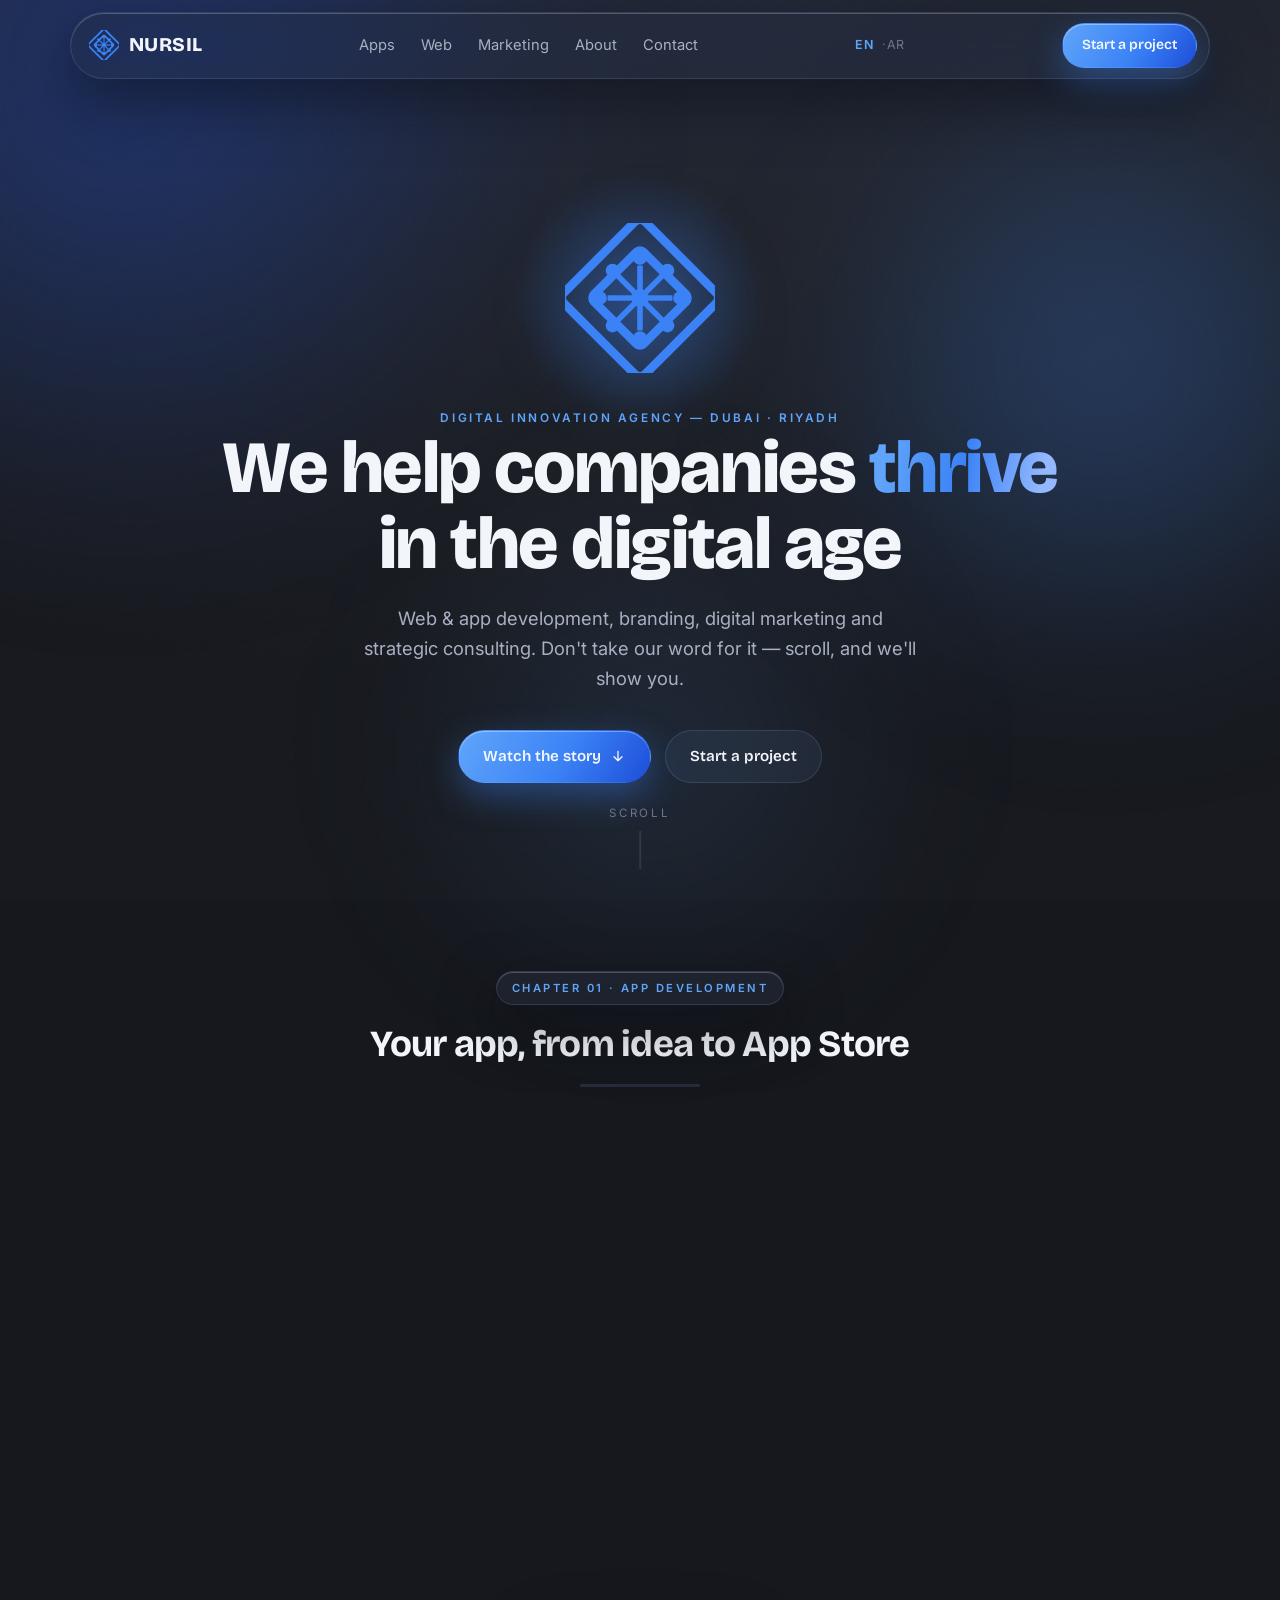
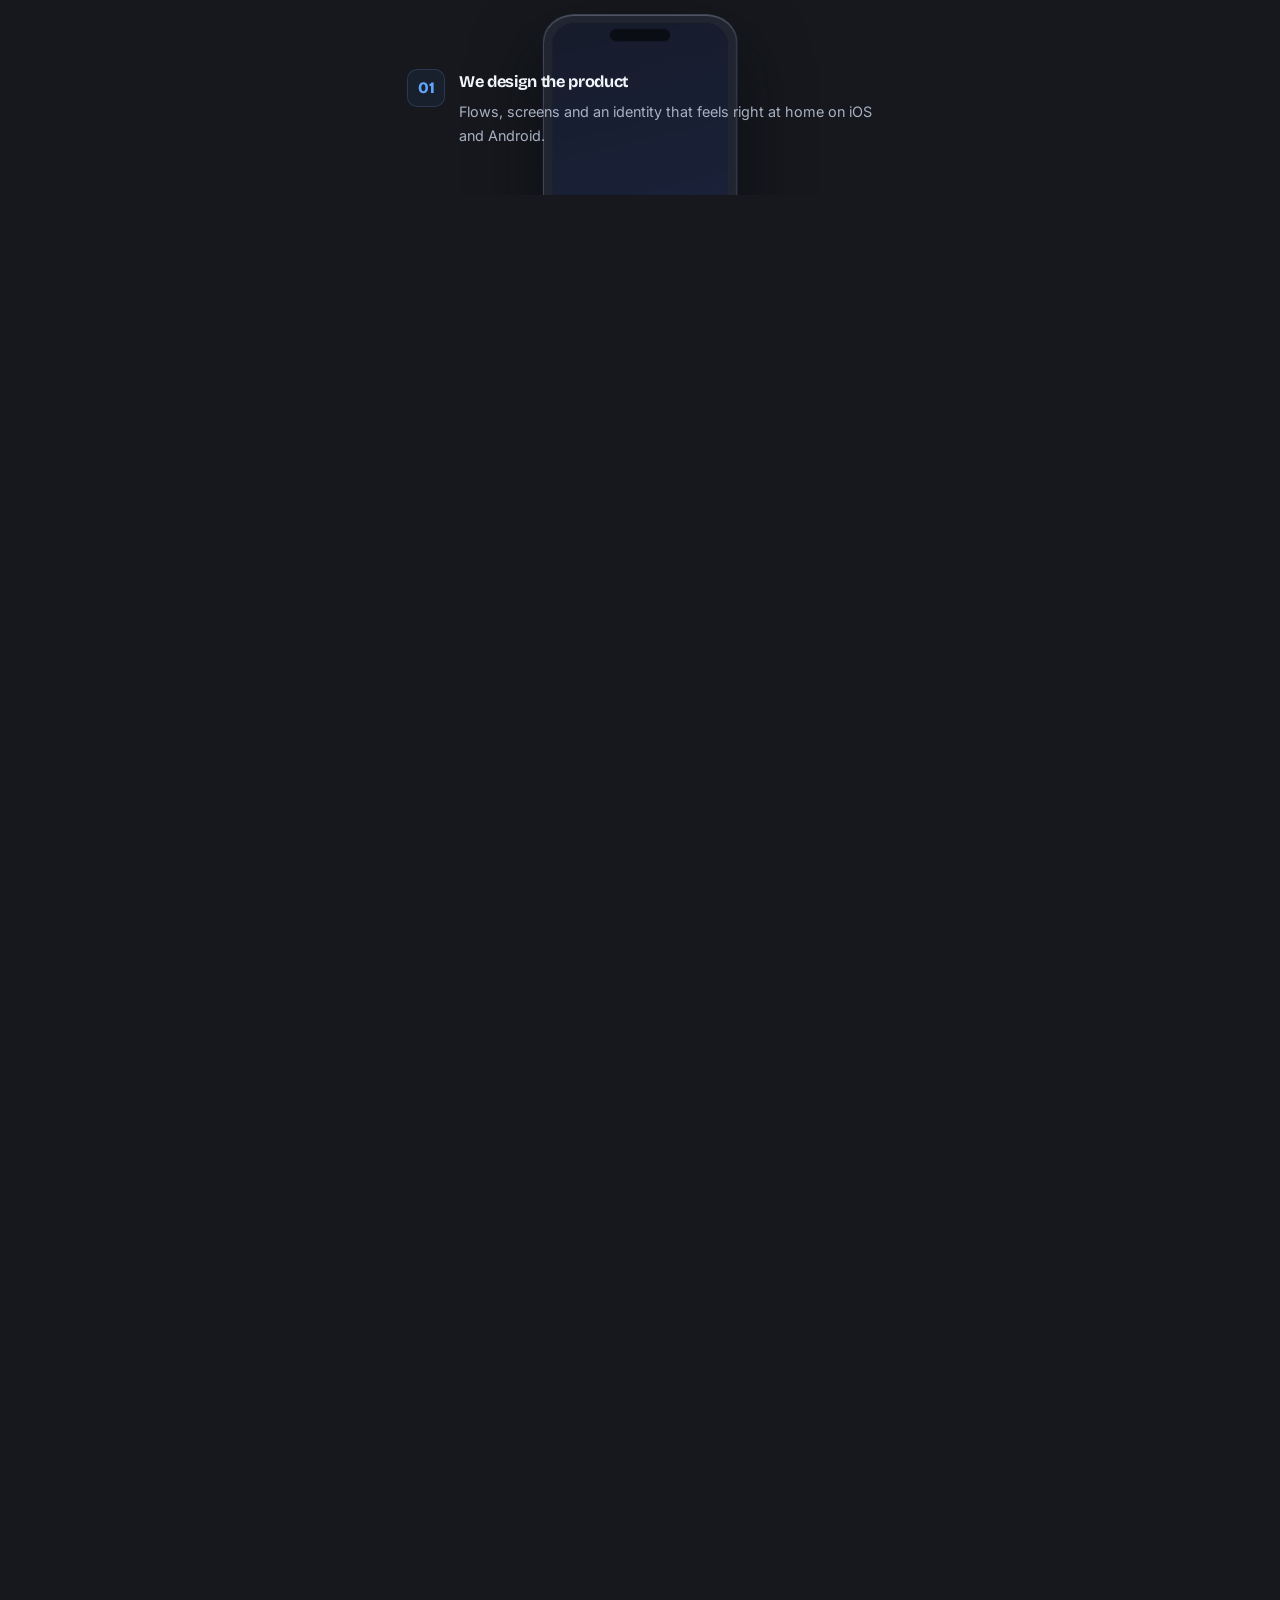
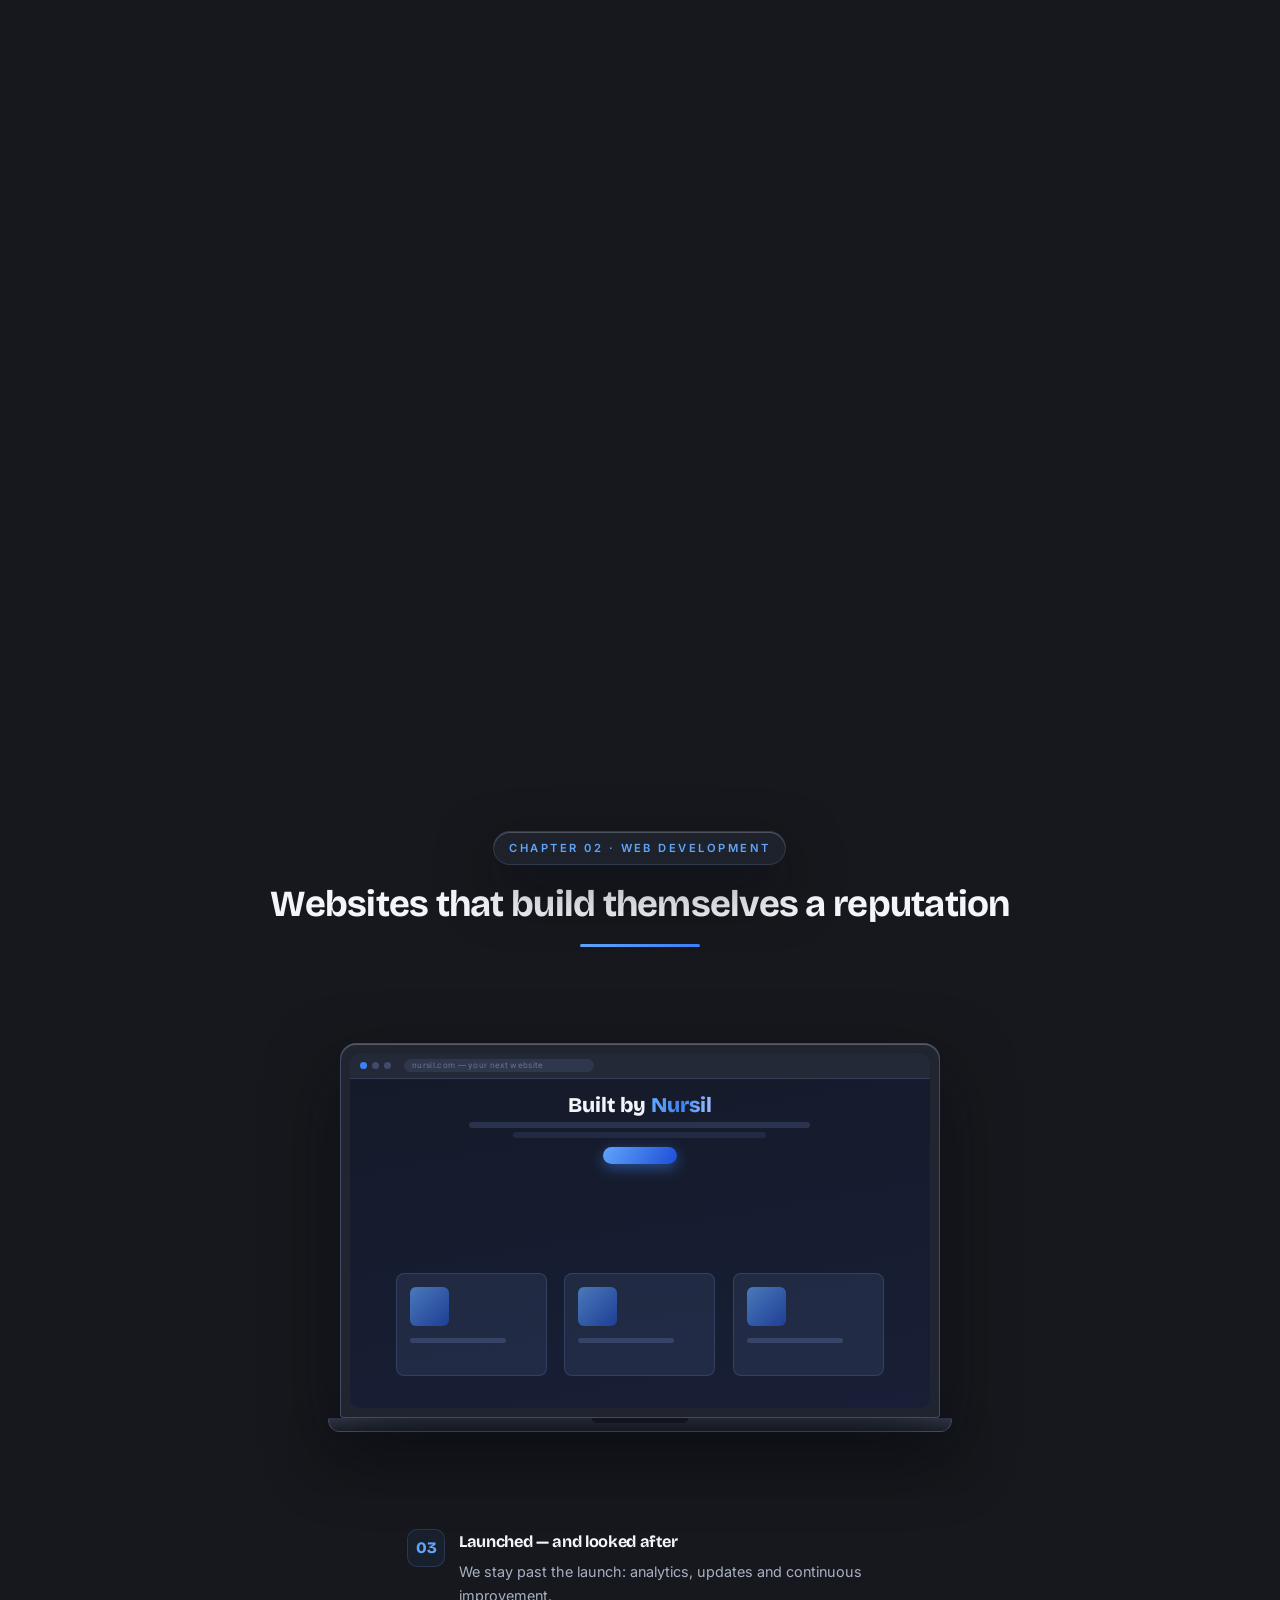
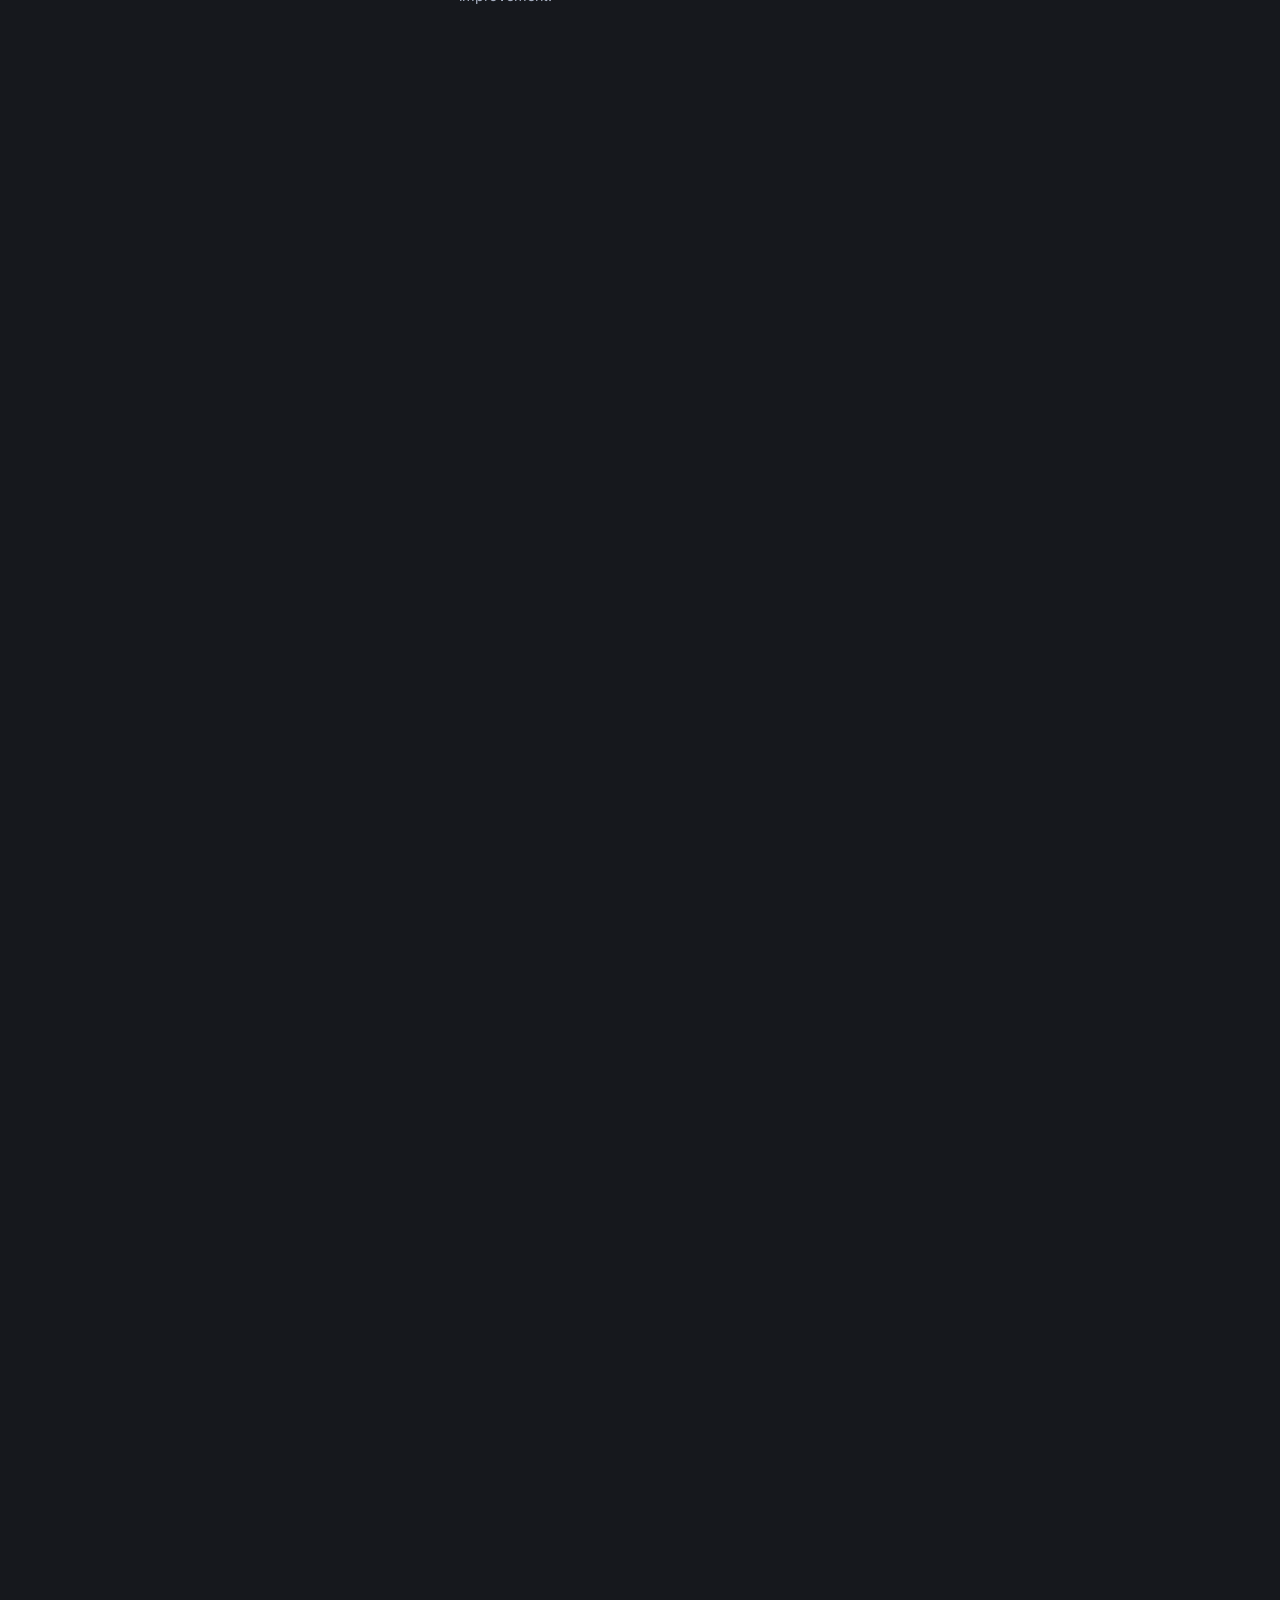
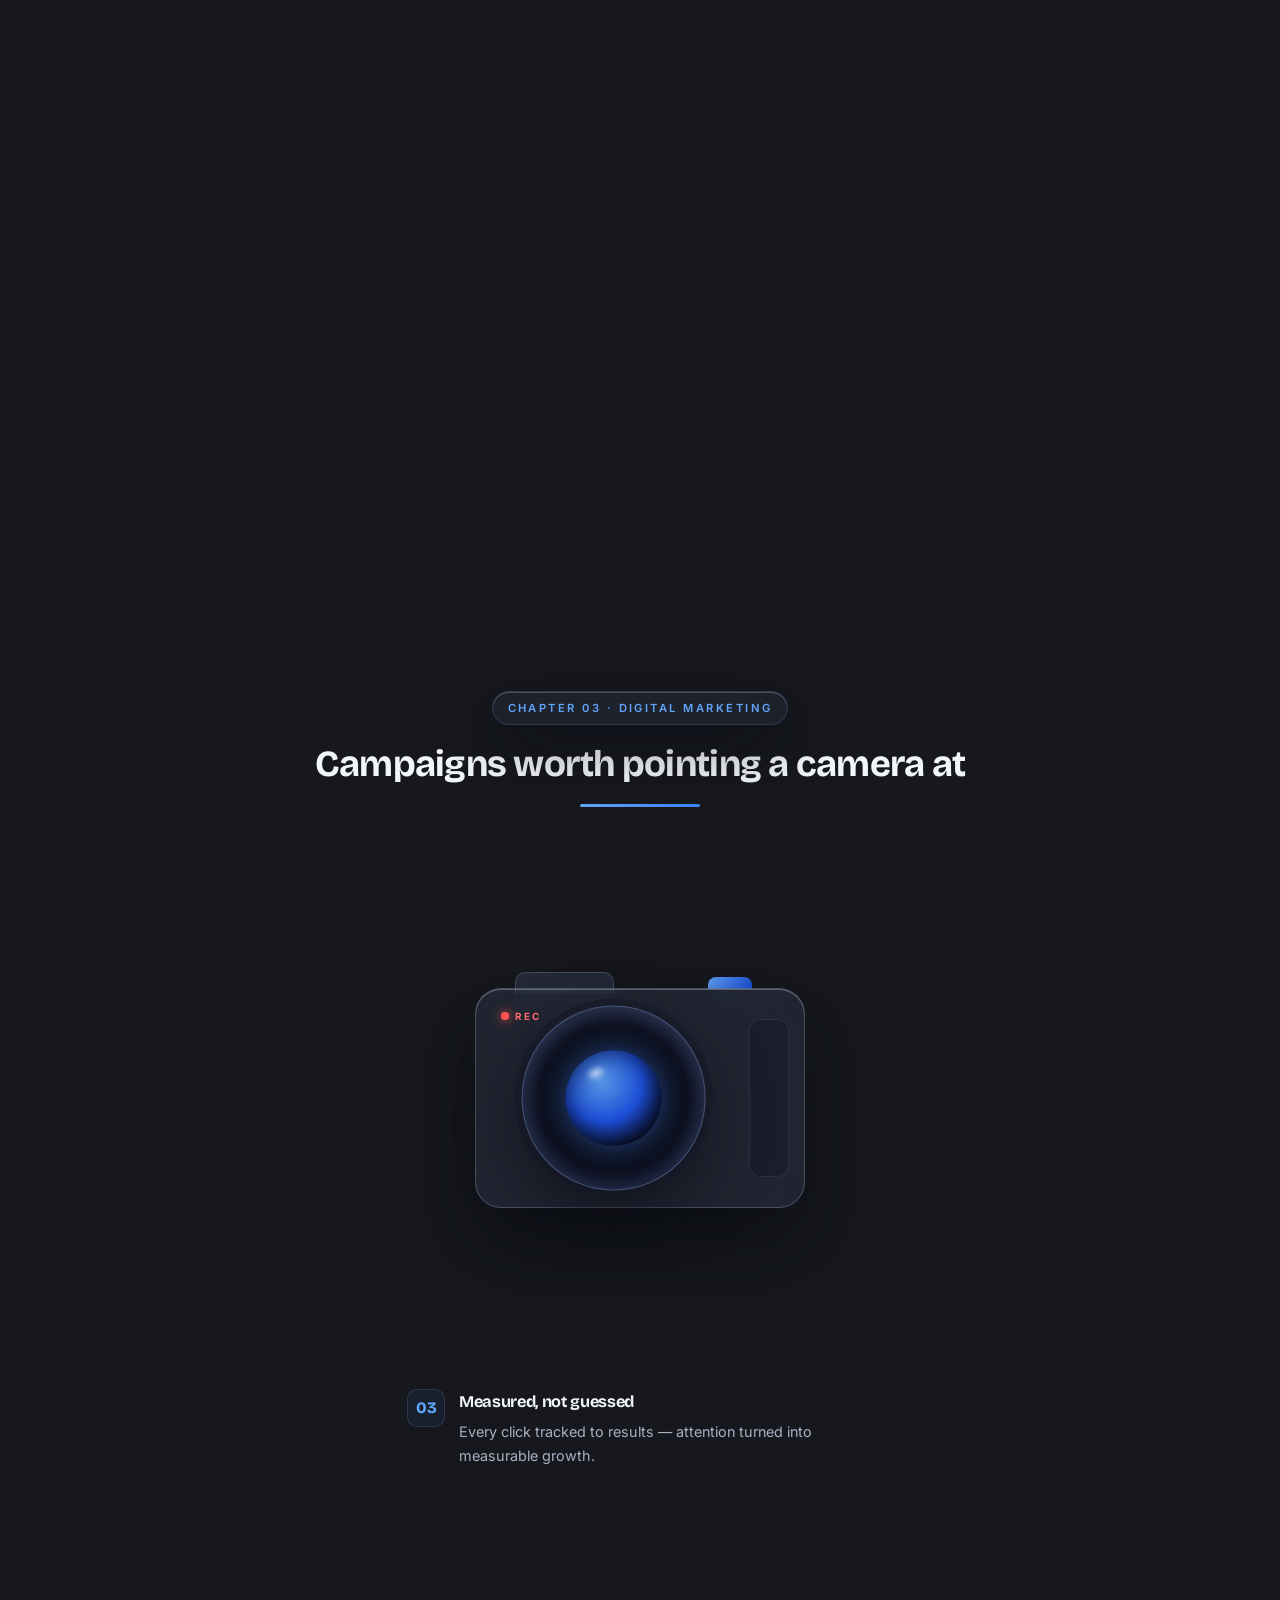
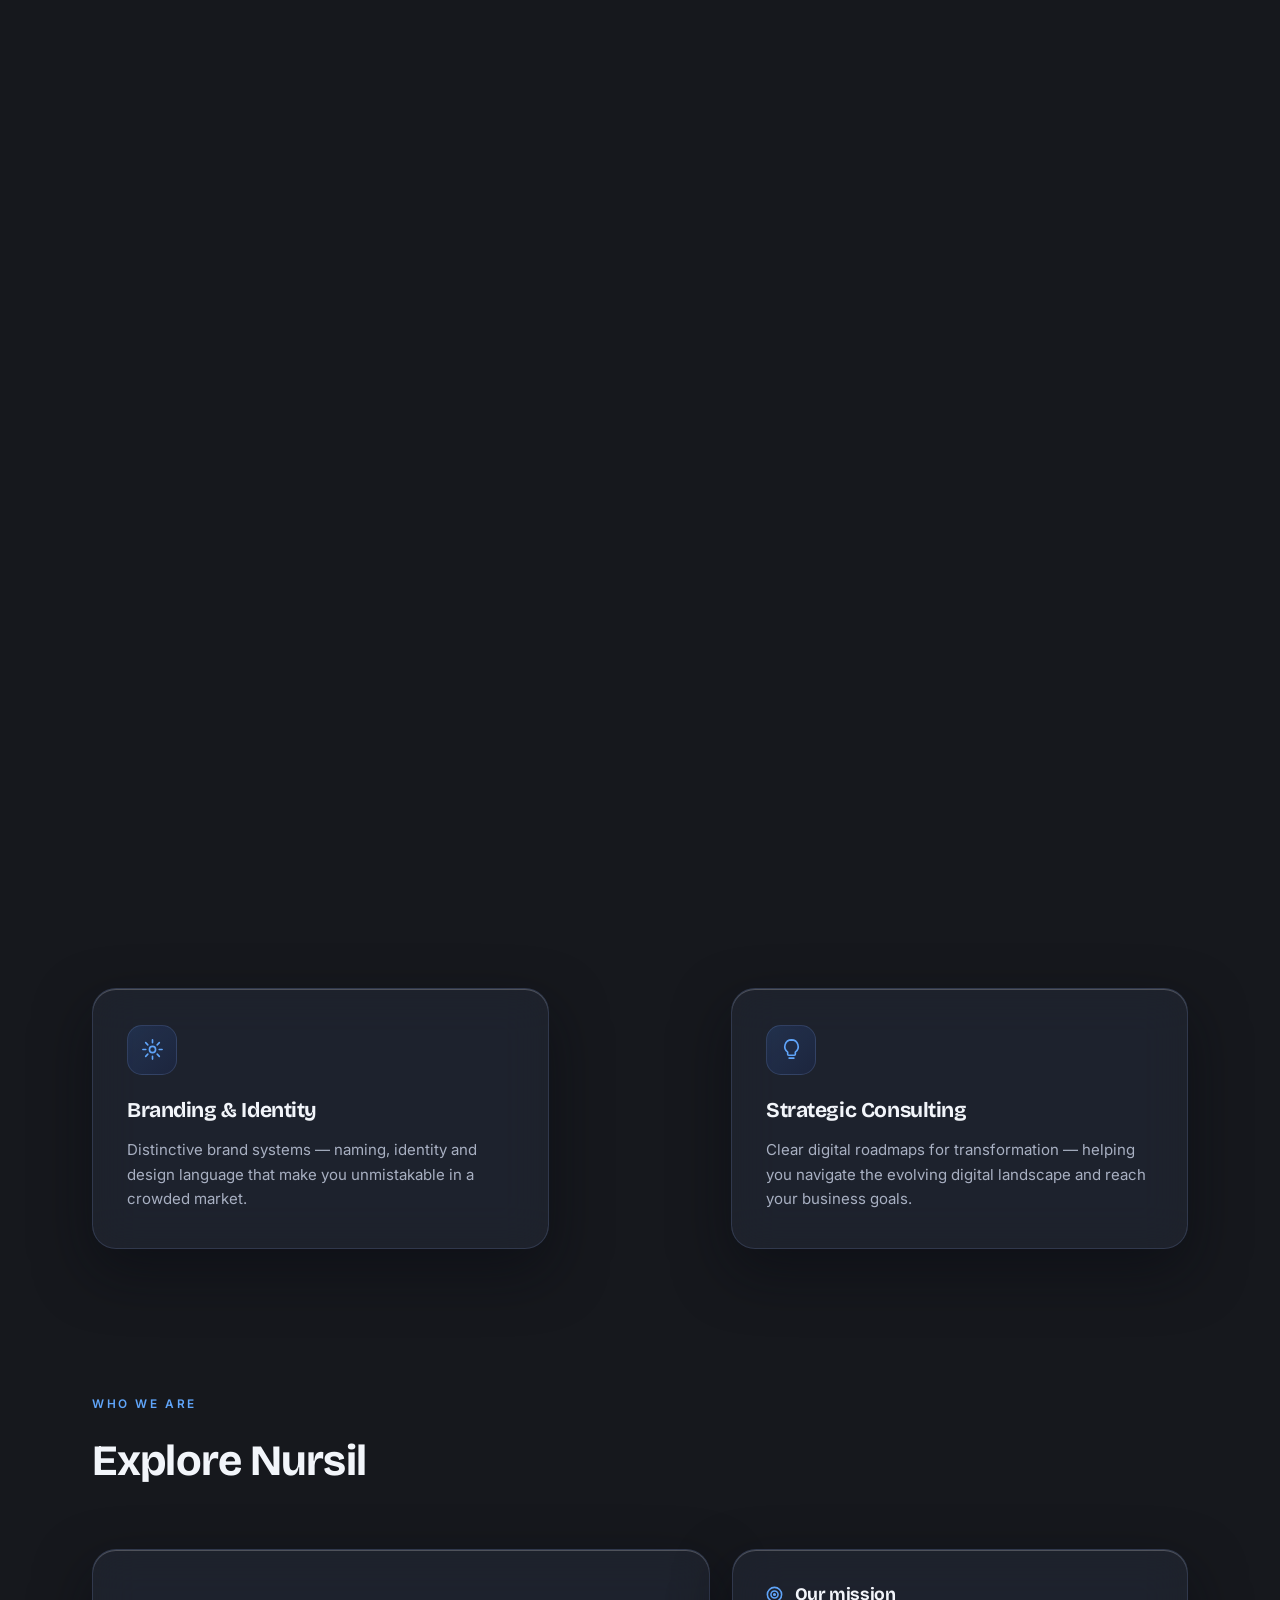
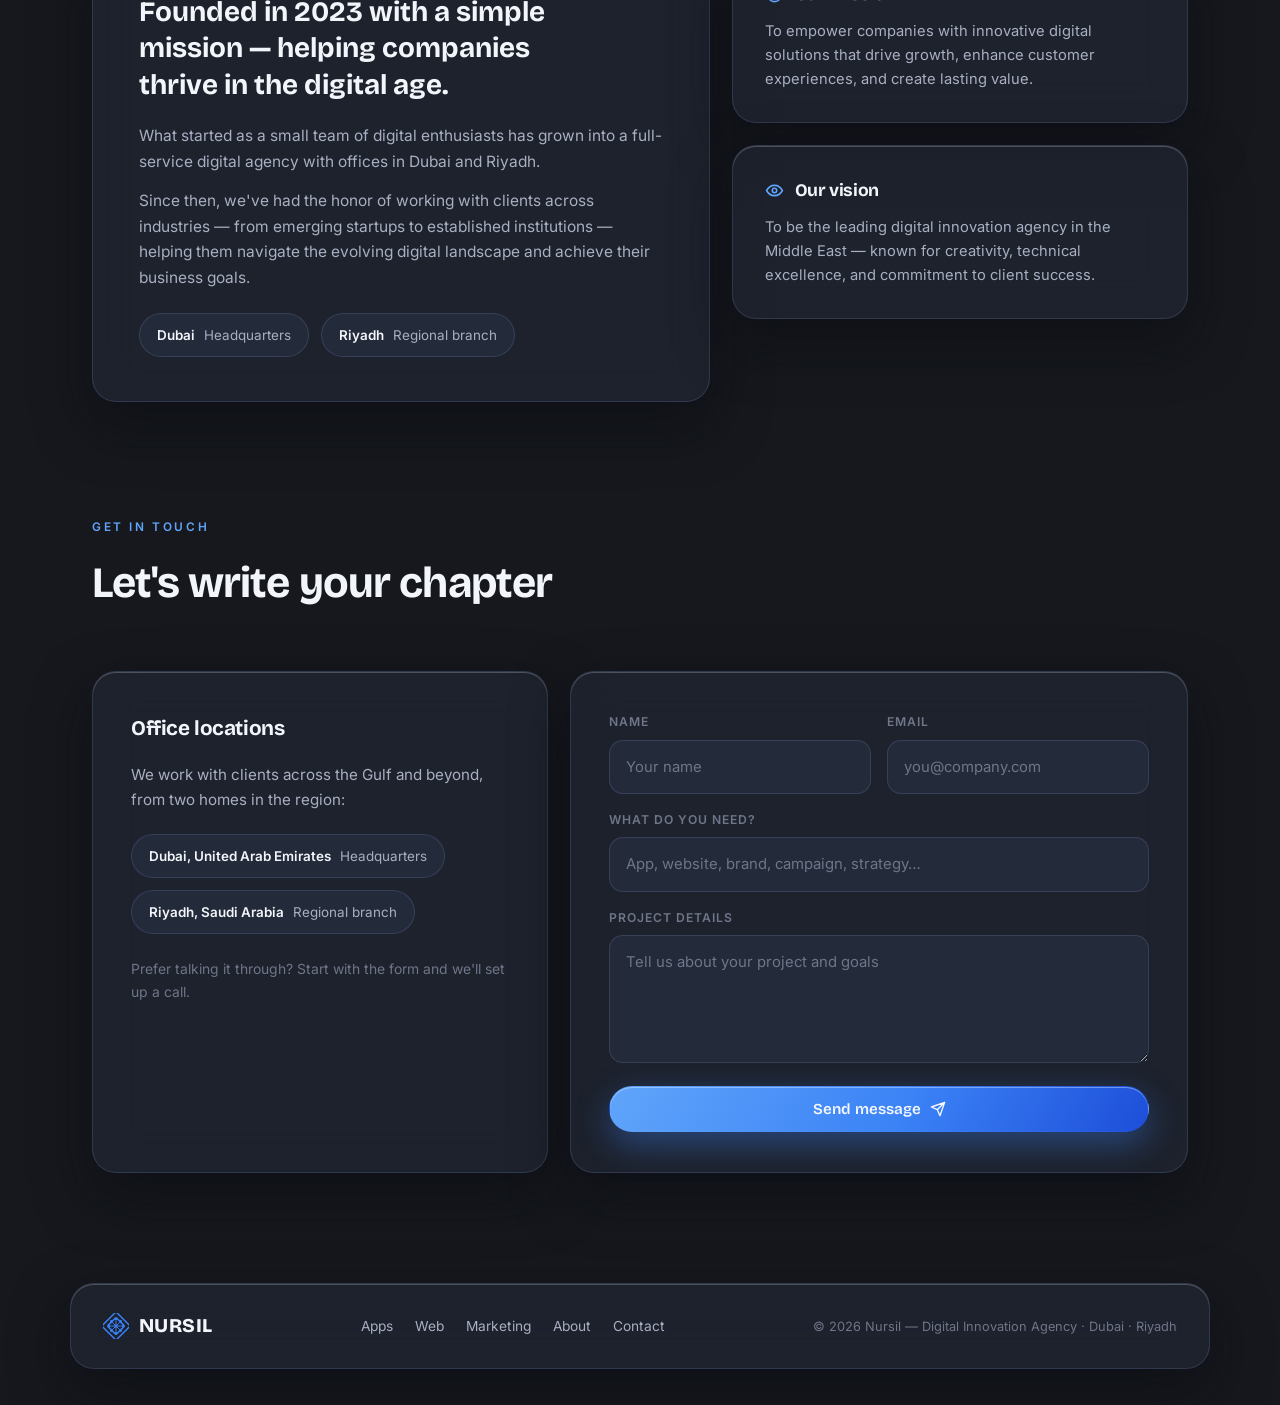
<file: index.html>
<!DOCTYPE html>
<html lang="en">
<head>
<meta charset="UTF-8">
<meta name="viewport" content="width=device-width, initial-scale=1.0">
<title>Nursil | Digital Innovation Agency — Dubai · Riyadh</title>
<meta name="description" content="Nursil is a full-service digital innovation agency in Dubai & Riyadh. Scroll through our story: apps, web, marketing, branding and strategy.">
<link rel="preconnect" href="https://fonts.googleapis.com">
<link rel="preconnect" href="https://fonts.gstatic.com" crossorigin>
<link href="https://fonts.googleapis.com/css2?family=Bricolage+Grotesque:opsz,wght@12..96,400..800&family=Inter:wght@400..600&display=swap" rel="stylesheet">
<style>
/* ==========================================================================
   Nursil — scroll-story site in the real brand palette
   Charcoal ground · electric azure + royal navy · frosted glass ·
   pinned scenes: phone / laptop / camera acted out by scroll progress
   ========================================================================== */

:root{
  /* Real nursil.com palette: charcoal surfaces, azure brand blue, royal navy */
  --bg-0:#16181d;
  --bg-1:#1f2229;
  --card:#262a33;
  --blue:#3b82f6;
  --blue-hi:#60a5fa;
  --navy:#1d4ed8;
  --navy-deep:#122a80;
  --ink:#f2f5fa;
  --ink-mid:#a8b0c2;
  --ink-low:#6f7689;

  --glass:rgba(38,44,58,.5);
  --glass-hi:rgba(48,56,74,.6);
  --edge:rgba(148,178,255,.16);
  --glint:rgba(255,255,255,.22);

  --r-lg:24px;
  --r-md:17px;
  --ease:cubic-bezier(.22,1,.36,1);
  --wrap:1140px;
}

*{box-sizing:border-box}
html{scroll-behavior:smooth}
body{
  margin:0;
  font-family:'Inter',system-ui,sans-serif;
  background:var(--bg-0);
  color:var(--ink);
  line-height:1.65;
  overflow-x:clip; /* clip, not hidden — hidden breaks position:sticky */
}
h1,h2,h3{font-family:'Bricolage Grotesque','Inter',sans-serif;letter-spacing:-.02em}
a{color:inherit;text-decoration:none}
ul{margin:0;padding:0;list-style:none}
p{color:var(--ink-mid)}
section[id]{scroll-margin-top:86px}

/* ---------------- Ground: charcoal + blue aurora ---------------- */
.sky{position:fixed;inset:0;z-index:-3;background:
  radial-gradient(130% 90% at 50% -12%,#232a3d 0%,var(--bg-1) 48%,var(--bg-0) 100%)}
.blob{position:fixed;z-index:-2;border-radius:50%;filter:blur(85px);
  will-change:transform;pointer-events:none;transform:translateZ(0)}
.blob-royal{width:64vw;height:64vw;max-width:900px;max-height:900px;top:-26%;left:-16%;
  background:radial-gradient(circle at 40% 40%,rgba(29,78,216,.4),rgba(29,78,216,0) 65%)}
.blob-azure{width:50vw;height:50vw;max-width:720px;max-height:720px;top:12%;right:-14%;
  background:radial-gradient(circle at 45% 40%,rgba(59,130,246,.32),rgba(59,130,246,0) 65%)}
.blob-ice{width:42vw;height:42vw;max-width:600px;max-height:600px;bottom:-16%;left:30%;
  background:radial-gradient(circle at 50% 45%,rgba(96,165,250,.16),rgba(96,165,250,0) 65%)}
@keyframes breathe{
  0%,100%{transform:translate3d(0,0,0) scale(1)}
  50%{transform:translate3d(3vw,3vh,0) scale(1.1)}
}
.blob{animation:breathe 26s ease-in-out infinite}
.blob-azure{animation-duration:32s;animation-delay:-11s}
.blob-ice{animation-duration:22s;animation-delay:-6s}
.grain{position:fixed;inset:0;z-index:-1;pointer-events:none;opacity:.05;
  background-image:url("data:image/svg+xml,%3Csvg xmlns='http://www.w3.org/2000/svg' width='140' height='140'%3E%3Cfilter id='n'%3E%3CfeTurbulence type='fractalNoise' baseFrequency='.8' numOctaves='2'/%3E%3C/filter%3E%3Crect width='140' height='140' filter='url(%23n)' opacity='.6'/%3E%3C/svg%3E")}

/* ---------------- Glass ---------------- */
.glass{
  position:relative;
  background:var(--glass);
  border:1px solid var(--edge);
  border-radius:var(--r-lg);
  backdrop-filter:blur(22px) saturate(150%);
  -webkit-backdrop-filter:blur(22px) saturate(150%);
  box-shadow:0 22px 55px rgba(8,10,18,.5),inset 0 1px 0 var(--glint);
}

/* ---------------- Nav ---------------- */
.nav-wrap{position:sticky;top:12px;z-index:90;padding:0 16px}
.nav{max-width:var(--wrap);margin:0 auto;display:flex;align-items:center;
  justify-content:space-between;gap:12px;padding:10px 12px 10px 18px;border-radius:999px}
.brand{display:flex;align-items:center;gap:10px;font-family:'Bricolage Grotesque',sans-serif;
  font-weight:800;font-size:1.22rem;letter-spacing:.02em}
.brand svg{display:block}
.nav-links{display:flex;gap:26px;font-size:.92rem;color:var(--ink-mid)}
.nav-links a{position:relative;padding:4px 0;transition:color .25s var(--ease)}
.nav-links a::after{content:"";position:absolute;left:0;bottom:-1px;width:100%;height:2px;
  border-radius:2px;background:var(--blue);
  transform:scaleX(0);transform-origin:left;transition:transform .3s var(--ease)}
.nav-links a:hover{color:var(--ink)}
.nav-links a:hover::after{transform:scaleX(1)}
.lang{display:flex;gap:8px;font-size:.78rem;color:var(--ink-low);letter-spacing:.06em}
.lang b{color:var(--blue-hi);font-weight:600}

.btn{display:inline-flex;align-items:center;gap:9px;padding:13px 24px;border-radius:999px;
  font-family:'Bricolage Grotesque',sans-serif;font-weight:600;font-size:.95rem;cursor:pointer;
  white-space:nowrap;border:1px solid transparent;
  transition:transform .3s var(--ease),box-shadow .3s var(--ease),background .3s var(--ease)}
.btn svg{transition:transform .3s var(--ease)}
.btn:hover svg{transform:translateX(3px)}
.btn-blue{background:linear-gradient(120deg,var(--blue-hi),var(--blue) 55%,var(--navy));
  color:#f4f8ff;box-shadow:0 12px 34px rgba(59,130,246,.4),inset 0 1px 0 rgba(255,255,255,.35)}
.btn-blue:hover{transform:translateY(-2px);box-shadow:0 16px 44px rgba(59,130,246,.55),inset 0 1px 0 rgba(255,255,255,.35)}
.btn-frost{background:rgba(148,178,255,.07);border-color:var(--edge);color:var(--ink);
  backdrop-filter:blur(14px);-webkit-backdrop-filter:blur(14px)}
.btn-frost:hover{background:rgba(148,178,255,.14);transform:translateY(-2px)}
.btn-sm{padding:10px 19px;font-size:.87rem}

/* ---------------- Shared type ---------------- */
.wrap{max-width:var(--wrap);margin:0 auto;padding:0 22px}
.eyebrow{display:inline-flex;align-items:center;gap:10px;font-size:.74rem;font-weight:600;
  letter-spacing:.22em;text-transform:uppercase;color:var(--blue-hi)}
.rule{width:52px;height:3px;border-radius:3px;margin:18px 0 0;
  background:linear-gradient(90deg,var(--blue-hi),var(--navy))}
.rule.mid{margin-inline:auto}
.grad{background:linear-gradient(100deg,var(--blue-hi) 10%,var(--blue) 50%,#93b8ff 90%);
  -webkit-background-clip:text;background-clip:text;color:transparent}

/* ---------------- Hero ---------------- */
.hero{min-height:92svh;display:grid;place-items:center;text-align:center;
  padding:84px 22px 40px;position:relative}
.hero-mark{width:min(150px,34vw);margin:0 auto 30px;position:relative}
.hero-mark svg{width:100%;height:auto;display:block;filter:drop-shadow(0 14px 40px rgba(59,130,246,.45))}
.hero-mark .halo{position:absolute;inset:-42%;border-radius:50%;z-index:-1;
  background:radial-gradient(circle,rgba(59,130,246,.3),transparent 65%);
  animation:halo 6s ease-in-out infinite}
@keyframes halo{0%,100%{transform:scale(1);opacity:.8}50%{transform:scale(1.18);opacity:1}}
.spin-slow{animation:spinSlow 40s linear infinite;transform-origin:50% 50%}
@keyframes spinSlow{to{transform:rotate(360deg)}}
.hero h1{font-size:clamp(2.5rem,7.6vw,4.6rem);font-weight:800;line-height:1.04;
  margin:0 0 20px;text-wrap:balance}
.hero-sub{font-size:clamp(1rem,2.6vw,1.15rem);max-width:560px;margin:0 auto 36px}
.hero-cta{display:flex;gap:14px;justify-content:center;flex-wrap:wrap}
.scroll-cue{position:absolute;bottom:26px;left:50%;transform:translateX(-50%);
  display:flex;flex-direction:column;align-items:center;gap:8px;
  font-size:.72rem;letter-spacing:.24em;text-transform:uppercase;color:var(--ink-low)}
.scroll-cue span{width:1.5px;height:38px;overflow:hidden;position:relative;
  background:rgba(148,178,255,.15)}
.scroll-cue span::after{content:"";position:absolute;left:0;top:-50%;width:100%;height:50%;
  background:var(--blue-hi);animation:cue 1.8s var(--ease) infinite}
@keyframes cue{to{top:110%}}

/* ---------------- Scenes (scroll-story engine) ---------------- */
.scene{position:relative;height:calc(var(--len,320)*1vh)}
.stage{position:sticky;top:0;height:100vh;height:100svh;overflow:hidden;
  display:grid;align-content:center;justify-items:center;
  grid-template-rows:auto minmax(0,1fr) auto;padding:76px 20px 30px;gap:8px}
.chapter{display:flex;flex-direction:column;align-items:center;gap:9px;text-align:center}
.chapter .tag{display:inline-flex;align-items:center;gap:9px;padding:7px 15px;border-radius:999px;
  font-size:.7rem;font-weight:600;letter-spacing:.22em;text-transform:uppercase;color:var(--blue-hi)}
.chapter h2{font-size:clamp(1.5rem,4.6vw,2.3rem);font-weight:700;margin:0;text-wrap:balance}
.chapter .bar{width:120px;height:2.5px;border-radius:3px;background:rgba(148,178,255,.14);
  overflow:hidden}
.chapter .bar i{display:block;height:100%;width:calc(var(--p,0)*100%);
  background:linear-gradient(90deg,var(--blue-hi),var(--blue))}
.prop{display:grid;place-items:center;min-height:0;width:100%}
/* copy steps — swap in place, always at the bottom of the stage */
.steps{position:relative;width:min(560px,94vw);min-height:96px}
.step{position:absolute;inset:0;display:flex;gap:14px;align-items:flex-start;
  justify-content:center;text-align:left;opacity:0;transform:translateY(16px);
  transition:opacity .45s var(--ease),transform .45s var(--ease);pointer-events:none}
.step.on{opacity:1;transform:none;pointer-events:auto}
.step-num{font-family:'Bricolage Grotesque',sans-serif;font-weight:800;font-size:1rem;
  color:var(--blue-hi);border:1px solid var(--edge);border-radius:10px;
  min-width:38px;height:38px;display:grid;place-items:center;
  background:rgba(59,130,246,.08);flex-shrink:0}
.step h3{font-size:1.02rem;margin:0 0 4px}
.step p{font-size:.9rem;margin:0;max-width:46ch}
.step .btn{margin-top:10px}

/* ---------------- Phone prop ---------------- */
.phone{position:relative;width:min(226px,52vw);aspect-ratio:226/460;border-radius:36px;
  padding:10px;background:rgba(148,178,255,.09);border:1px solid rgba(178,200,255,.24);
  backdrop-filter:blur(18px);-webkit-backdrop-filter:blur(18px);
  box-shadow:0 36px 80px rgba(8,10,18,.6),inset 0 1px 0 rgba(255,255,255,.28);
  will-change:transform}
.phone-notch{position:absolute;top:18px;left:50%;transform:translateX(-50%);
  width:70px;height:16px;border-radius:99px;background:rgba(10,12,18,.92);z-index:3}
.phone-screen{position:absolute;inset:10px;border-radius:27px;overflow:hidden;
  background:linear-gradient(165deg,#171c2c,#1a2138 55%,#151a2e)}
.phone-glow{position:absolute;inset:0;opacity:0;
  background:radial-gradient(90% 60% at 50% 0%,rgba(59,130,246,.35),transparent 70%)}
.phone-title{position:absolute;top:44px;left:50%;transform:translateX(-50%);z-index:2;
  display:flex;align-items:center;gap:6px;padding:6px 13px;border-radius:999px;opacity:0;
  white-space:nowrap;
  font-family:'Bricolage Grotesque',sans-serif;font-size:.66rem;font-weight:700;
  letter-spacing:.06em;color:var(--ink);
  background:rgba(38,44,58,.8);border:1px solid rgba(148,178,255,.22)}
.map-grid{position:absolute;inset:0;opacity:0;background-image:
  linear-gradient(rgba(148,178,255,.09) 1px,transparent 1px),
  linear-gradient(90deg,rgba(148,178,255,.09) 1px,transparent 1px);
  background-size:30px 30px}
.map-road{position:absolute;background:rgba(148,178,255,.12);border-radius:99px;opacity:0}
.road-1{width:140%;height:3px;top:30%;left:-20%;transform:rotate(-13deg)}
.road-2{width:3px;height:120%;left:60%;top:-10%;transform:rotate(9deg)}
.road-3{width:130%;height:2px;top:66%;left:-15%;transform:rotate(6deg)}
.pin{position:absolute;width:14px;height:14px;border-radius:50% 50% 50% 0;
  transform:rotate(-45deg);background:var(--blue-hi);opacity:0;will-change:transform}
.pin::after{content:"";position:absolute;inset:4px;border-radius:50%;background:#101526}
.pin-ring{position:absolute;width:14px;height:14px;border-radius:50%;opacity:0;
  border:2px solid var(--blue-hi);animation:ping 2.4s var(--ease) infinite;animation-play-state:paused}
.pin-ring.live{animation-play-state:running}
@keyframes ping{0%{transform:scale(1);opacity:.9}100%{transform:scale(3.1);opacity:0}}
.pin-a{top:22%;left:26%}.ring-a{top:22%;left:26%}
.pin-b{top:44%;left:62%}.ring-b{top:44%;left:62%;animation-delay:-.8s}
.pin-c{top:66%;left:34%}.ring-c{top:66%;left:34%;animation-delay:-1.6s}
.phone-card{position:absolute;left:9px;right:9px;bottom:9px;padding:12px 14px;
  border-radius:19px;background:rgba(38,44,58,.85);border:1px solid rgba(148,178,255,.2);
  backdrop-filter:blur(14px);-webkit-backdrop-filter:blur(14px);
  transform:translateY(120%);will-change:transform}
.phone-card b{display:block;font-size:.74rem;font-family:'Bricolage Grotesque',sans-serif}
.phone-card span{font-size:.64rem;color:var(--ink-mid)}

/* ---------------- Laptop prop ---------------- */
.laptop{position:relative;width:min(600px,92vw);perspective:1100px}
.lid{position:relative;width:100%;aspect-ratio:16/10;border-radius:16px 16px 4px 4px;
  transform-origin:50% 100%;will-change:transform;
  background:rgba(148,178,255,.09);border:1px solid rgba(178,200,255,.24);
  backdrop-filter:blur(16px);-webkit-backdrop-filter:blur(16px);
  box-shadow:0 30px 70px rgba(8,10,18,.55),inset 0 1px 0 rgba(255,255,255,.25);
  padding:9px}
.lid-screen{position:absolute;inset:9px;border-radius:10px;overflow:hidden;
  background:linear-gradient(170deg,#151a29,#181f36)}
.deck{width:104%;margin-left:-2%;height:14px;border-radius:2px 2px 12px 12px;
  background:linear-gradient(180deg,rgba(178,200,255,.22),rgba(148,178,255,.08));
  border:1px solid rgba(178,200,255,.22);border-top:0;
  box-shadow:0 18px 40px rgba(8,10,18,.5)}
.deck::after{content:"";display:block;width:96px;height:5px;margin:0 auto;border-radius:0 0 8px 8px;
  background:rgba(10,12,20,.55)}
/* browser building inside the lid */
.bw-bar{position:absolute;top:0;left:0;right:0;height:26px;display:flex;align-items:center;
  gap:5px;padding:0 10px;background:rgba(38,44,58,.9);
  border-bottom:1px solid rgba(148,178,255,.14);opacity:0;will-change:transform}
.bw-bar i{width:7px;height:7px;border-radius:50%;background:rgba(148,178,255,.25)}
.bw-bar i:first-child{background:var(--blue)}
.bw-url{margin-left:8px;flex:1;max-width:190px;height:13px;border-radius:99px;
  background:rgba(148,178,255,.1);display:flex;align-items:center;padding:0 8px;
  font-size:8px;color:var(--ink-low);letter-spacing:.04em}
.bw-hero{position:absolute;top:40px;left:8%;right:8%;opacity:0;will-change:transform;text-align:center}
.bw-hero .t1{font-family:'Bricolage Grotesque',sans-serif;font-weight:800;
  font-size:clamp(13px,2.6vw,21px);line-height:1.15;color:var(--ink)}
.bw-hero .t2{margin:5px auto 0;width:70%;height:6px;border-radius:99px;background:rgba(148,178,255,.16)}
.bw-hero .t3{margin:4px auto 0;width:52%;height:6px;border-radius:99px;background:rgba(148,178,255,.1)}
.bw-cta{margin:9px auto 0;width:74px;height:17px;border-radius:99px;
  background:linear-gradient(120deg,var(--blue-hi),var(--navy));
  box-shadow:0 4px 14px rgba(59,130,246,.5)}
.bw-cards{position:absolute;left:8%;right:8%;bottom:9%;display:flex;gap:3.5%}
.bw-card{flex:1;aspect-ratio:5/3.4;border-radius:8px;opacity:0;will-change:transform;
  background:rgba(148,178,255,.09);border:1px solid rgba(148,178,255,.16)}
.bw-card i{display:block;width:26%;aspect-ratio:1;margin:9% 0 0 9%;border-radius:6px;
  background:linear-gradient(135deg,rgba(96,165,250,.65),rgba(29,78,216,.55))}
.bw-card::after{content:"";display:block;width:64%;height:5px;margin:8% 0 0 9%;
  border-radius:99px;background:rgba(148,178,255,.18)}

/* ---------------- Camera prop ---------------- */
.cam-stage-inner{position:relative;display:grid;place-items:center;width:100%;min-height:0}
.camera{position:relative;width:min(330px,72vw);aspect-ratio:33/22;will-change:transform}
.cam-body{position:absolute;inset:0;border-radius:26px;
  background:rgba(148,178,255,.09);border:1px solid rgba(178,200,255,.26);
  backdrop-filter:blur(18px);-webkit-backdrop-filter:blur(18px);
  box-shadow:0 34px 76px rgba(8,10,18,.6),inset 0 1px 0 rgba(255,255,255,.28)}
.cam-top{position:absolute;top:-16px;left:12%;width:30%;height:22px;border-radius:10px 10px 0 0;
  background:rgba(148,178,255,.13);border:1px solid rgba(178,200,255,.22);border-bottom:0}
.cam-shutter{position:absolute;top:-11px;right:16%;width:44px;height:12px;border-radius:8px 8px 0 0;
  background:linear-gradient(120deg,var(--blue-hi),var(--navy))}
.cam-grip{position:absolute;top:14%;bottom:14%;right:5%;width:12%;border-radius:12px;
  background:rgba(20,25,38,.5);border:1px solid rgba(148,178,255,.12)}
.lens{position:absolute;top:50%;left:42%;translate:-50% -50%;width:56%;aspect-ratio:1;
  max-width:64vw;border-radius:50%;display:grid;place-items:center;
  background:radial-gradient(circle at 50% 50%,#0d1120 58%,#1a2340 72%,rgba(148,178,255,.28) 74%,rgba(20,25,38,.9) 78%);
  border:1px solid rgba(178,200,255,.3);
  box-shadow:0 0 0 7px rgba(20,25,38,.55),0 24px 60px rgba(8,10,18,.6),inset 0 6px 22px rgba(255,255,255,.08)}
.iris{width:52%;aspect-ratio:1;border-radius:50%;position:relative;
  background:radial-gradient(circle at 38% 32%,rgba(96,165,250,.9),var(--navy) 46%,#0a1230 78%);
  box-shadow:inset 0 0 24px rgba(0,0,0,.6),0 0 26px rgba(59,130,246,.45)}
.iris::after{content:"";position:absolute;top:14%;left:16%;width:30%;height:20%;
  border-radius:50%;transform:rotate(-24deg);filter:blur(2px);
  background:radial-gradient(closest-side,rgba(255,255,255,.75),transparent 75%)}
.lens-flash{position:absolute;inset:-10%;border-radius:50%;opacity:0;
  background:radial-gradient(circle,rgba(96,165,250,.5),transparent 62%)}
.rec{position:absolute;top:9%;left:8%;display:flex;align-items:center;gap:6px;
  font-size:.62rem;font-weight:700;letter-spacing:.18em;color:#ff6b6b}
.rec i{width:8px;height:8px;border-radius:50%;background:#ff5252;
  box-shadow:0 0 10px #ff5252;animation:blink 1.2s steps(2) infinite}
@keyframes blink{50%{opacity:.15}}
/* words that fly out of / into the lens */
.cam-word{position:absolute;left:50%;top:50%;padding:9px 17px;border-radius:999px;
  font-family:'Bricolage Grotesque',sans-serif;font-weight:600;font-size:.85rem;
  white-space:nowrap;opacity:0;will-change:transform;transform:translate(-50%,-50%) scale(.1)}

/* ---------------- Studio (branding + consulting) ---------------- */
.studio{padding:110px 0}
.studio-head{text-align:center;max-width:640px;margin:0 auto 54px}
.studio-head h2{font-size:clamp(1.9rem,4.4vw,2.7rem);margin:0 0 14px;text-wrap:balance}
.studio-head p{margin:0 auto}
.duo{display:grid;grid-template-columns:1fr auto 1fr;gap:26px;align-items:center}
.duo-mark{width:130px;opacity:.95}
.duo-mark svg{width:100%;height:auto;display:block;
  filter:drop-shadow(0 10px 30px rgba(59,130,246,.4))}
.duo-card{padding:36px 34px;
  transition:transform .4s var(--ease),background .4s var(--ease),box-shadow .4s var(--ease)}
.duo-card:hover{transform:translateY(-7px);background:var(--glass-hi);
  box-shadow:0 30px 70px rgba(8,10,18,.6),inset 0 1px 0 var(--glint)}
.duo-icon{width:50px;height:50px;border-radius:15px;display:grid;place-items:center;
  color:var(--blue-hi);border:1px solid var(--edge);margin-bottom:18px;
  background:linear-gradient(135deg,rgba(59,130,246,.16),rgba(29,78,216,.1))}
.duo-card h3{font-size:1.32rem;margin:0 0 10px}
.duo-card p{font-size:.94rem;margin:0}

/* ---------------- About ---------------- */
.about-sec{padding:30px 0 110px}
.about{display:grid;grid-template-columns:1.15fr .85fr;gap:22px;margin-top:52px}
.story{padding:44px 46px}
.story p{font-size:.97rem;margin:0 0 14px}
.story p.story-lede{font-family:'Bricolage Grotesque',sans-serif;
  font-size:clamp(1.3rem,2.4vw,1.75rem);font-weight:700;line-height:1.3;
  color:var(--ink);margin:0 0 20px;text-wrap:balance}
.offices{display:flex;gap:12px;margin-top:22px;flex-wrap:wrap}
.office{display:inline-flex;align-items:center;gap:9px;padding:10px 17px;border-radius:999px;
  font-size:.84rem;color:var(--ink-mid);background:rgba(148,178,255,.06);
  border:1px solid var(--edge)}
.office b{color:var(--ink);font-weight:600}
.about-side{display:grid;gap:22px;align-content:start}
.mv{padding:30px 32px}
.mv h3{display:flex;align-items:center;gap:11px;font-size:1.1rem;margin:0 0 10px}
.mv h3 svg{color:var(--blue-hi);flex-shrink:0}
.mv p{font-size:.92rem;margin:0}

/* ---------------- Contact ---------------- */
.contact-sec{padding:0 0 110px}
.contact-grid{display:grid;grid-template-columns:.85fr 1.15fr;gap:22px;margin-top:52px}
.contact-info{padding:40px 38px}
.contact-info h3{font-size:1.3rem;margin:0 0 12px}
.contact-info p{font-size:.95rem}
.contact-form{padding:40px 38px;display:grid;gap:16px}
.field label{display:block;font-size:.76rem;font-weight:600;letter-spacing:.08em;
  text-transform:uppercase;margin-bottom:7px;color:var(--ink-low)}
.field input,.field textarea{width:100%;padding:14px 16px;border-radius:14px;color:var(--ink);
  font:inherit;font-size:.93rem;background:rgba(148,178,255,.06);
  border:1px solid var(--edge);outline:none;resize:vertical;
  transition:border-color .25s var(--ease),background .25s var(--ease),box-shadow .25s var(--ease)}
.field input:focus,.field textarea:focus{border-color:rgba(96,165,250,.65);
  background:rgba(148,178,255,.1);box-shadow:0 0 0 4px rgba(59,130,246,.16)}
.field input::placeholder,.field textarea::placeholder{color:var(--ink-low)}
.form-row{display:grid;grid-template-columns:1fr 1fr;gap:16px}
.form-ok{display:none;padding:14px 18px;border-radius:14px;font-size:.9rem;
  color:var(--blue-hi);background:rgba(59,130,246,.1);border:1px solid rgba(96,165,250,.35)}
.form-ok.show{display:block}

/* ---------------- Footer ---------------- */
footer{padding:0 16px 36px}
.foot{max-width:var(--wrap);margin:0 auto;padding:26px 32px;display:flex;align-items:center;
  justify-content:space-between;gap:18px;flex-wrap:wrap;border-radius:var(--r-lg)}
.foot-nav{display:flex;gap:22px;font-size:.86rem;color:var(--ink-mid);flex-wrap:wrap}
.foot-nav a:hover{color:var(--ink)}
.foot p{margin:0;font-size:.8rem;color:var(--ink-low)}

/* ---------------- Reveal ---------------- */
[data-reveal]{opacity:0;transform:translateY(30px);
  transition:opacity .8s var(--ease),transform .8s var(--ease)}
[data-reveal].in{opacity:1;transform:none}
[data-reveal][data-delay="1"]{transition-delay:.1s}
[data-reveal][data-delay="2"]{transition-delay:.2s}

a:focus-visible,button:focus-visible,input:focus-visible,textarea:focus-visible{
  outline:2px solid var(--blue-hi);outline-offset:3px}

/* ---------------- Responsive ---------------- */
@media(max-width:900px){
  .nav-links,.lang{display:none}
  .duo{grid-template-columns:1fr;gap:20px}
  .duo-mark{margin:0 auto;width:100px}
  .about,.contact-grid{grid-template-columns:1fr}
  .stage{padding:66px 14px 22px}
  .step p{max-width:none}
}
@media(max-width:600px){
  .steps{min-height:118px}
  .step h3{font-size:.96rem}
  .step p{font-size:.85rem}
  .story{padding:32px 26px}
  .contact-info,.contact-form{padding:30px 24px}
  .hero-cta .btn{width:100%;justify-content:center}
  .scroll-cue{display:none}
  .camera{width:min(300px,62vw)}
  .foot{justify-content:center;text-align:center}
}
/* very short landscape phones: don't pin, just stack */
@media(max-height:500px){
  .stage{position:relative;height:auto;min-height:100vh}
}

/* ---------------- Reduced motion: static story ---------------- */
@media(prefers-reduced-motion:reduce){
  html{scroll-behavior:auto}
  *,*::before,*::after{animation-duration:.001ms!important;
    animation-iteration-count:1!important;transition-duration:.001ms!important}
  [data-reveal]{opacity:1;transform:none}
  .scene{height:auto!important}
  .stage{position:relative;height:auto;min-height:0;padding:70px 20px}
  .steps{min-height:0}
  .step{position:relative;opacity:1;transform:none;margin-bottom:18px;pointer-events:auto}
  .phone-glow,.phone-title,.map-grid,.map-road,.pin,.bw-bar,.bw-hero,.bw-card{opacity:1!important}
  .phone-card{transform:none!important}
  .lid{transform:none!important}
  .cam-word{opacity:1!important;position:static;transform:none!important;display:inline-block;margin:4px}
}
</style>
</head>
<body>

<div class="sky" aria-hidden="true"></div>
<div class="blob blob-royal" aria-hidden="true"></div>
<div class="blob blob-azure" aria-hidden="true"></div>
<div class="blob blob-ice" aria-hidden="true"></div>
<div class="grain" aria-hidden="true"></div>

<!-- Nursil diamond mark, rebuilt from the brand logo -->
<svg width="0" height="0" style="position:absolute" aria-hidden="true">
  <defs>
    <g id="nursil-mark">
      <!-- nested rotated squares -->
      <g fill="none" stroke="currentColor" stroke-width="7">
        <rect x="14" y="14" width="92" height="92" rx="6" transform="rotate(45 60 60)"/>
        <rect x="32" y="32" width="56" height="56" rx="4" transform="rotate(45 60 60)"/>
      </g>
      <!-- hub-and-spoke network core -->
      <g fill="currentColor">
        <circle cx="60" cy="60" r="7"/>
        <g stroke="currentColor" stroke-width="4.5">
          <line x1="60" y1="60" x2="60" y2="34"/><line x1="60" y1="60" x2="60" y2="86"/>
          <line x1="60" y1="60" x2="34" y2="60"/><line x1="60" y1="60" x2="86" y2="60"/>
          <line x1="60" y1="60" x2="42" y2="42"/><line x1="60" y1="60" x2="78" y2="78"/>
          <line x1="60" y1="60" x2="78" y2="42"/><line x1="60" y1="60" x2="42" y2="78"/>
        </g>
        <circle cx="60" cy="28" r="5.5"/><circle cx="60" cy="92" r="5.5"/>
        <circle cx="28" cy="60" r="5.5"/><circle cx="92" cy="60" r="5.5"/>
        <circle cx="38" cy="38" r="5.5"/><circle cx="82" cy="82" r="5.5"/>
        <circle cx="82" cy="38" r="5.5"/><circle cx="38" cy="82" r="5.5"/>
      </g>
    </g>
  </defs>
</svg>

<!-- ===================== NAV ===================== -->
<header class="nav-wrap">
  <nav class="glass nav" aria-label="Main">
    <a class="brand" href="#top">
      <svg width="30" height="30" viewBox="0 0 120 120" style="color:var(--blue)"><use href="#nursil-mark"/></svg>
      NURSIL
    </a>
    <ul class="nav-links">
      <li><a href="#apps">Apps</a></li>
      <li><a href="#web">Web</a></li>
      <li><a href="#marketing">Marketing</a></li>
      <li><a href="#about">About</a></li>
      <li><a href="#contact">Contact</a></li>
    </ul>
    <span class="lang" aria-hidden="true"><b>EN</b>·AR</span>
    <a href="#contact" class="btn btn-blue btn-sm">Start a project</a>
  </nav>
</header>

<main id="top">

  <!-- ===================== HERO ===================== -->
  <section class="hero">
    <div data-reveal>
      <div class="hero-mark">
        <span class="halo"></span>
        <svg viewBox="0 0 120 120" class="spin-slow" style="color:var(--blue)"><use href="#nursil-mark"/></svg>
      </div>
      <span class="eyebrow">Digital Innovation Agency — Dubai · Riyadh</span>
      <h1>We help companies <span class="grad">thrive</span><br>in the digital age</h1>
      <p class="hero-sub">
        Web &amp; app development, branding, digital marketing and strategic consulting.
        Don't take our word for it — scroll, and we'll show you.
      </p>
      <div class="hero-cta">
        <a href="#apps" class="btn btn-blue">Watch the story
          <svg width="16" height="16" viewBox="0 0 24 24" fill="none"><path d="M12 5v14M6 13l6 6 6-6" stroke="currentColor" stroke-width="2" stroke-linecap="round" stroke-linejoin="round"/></svg>
        </a>
        <a href="#contact" class="btn btn-frost">Start a project</a>
      </div>
    </div>
    <div class="scroll-cue" aria-hidden="true">Scroll<span></span></div>
  </section>

  <!-- ===================== CHAPTER 1: APPS (phone) ===================== -->
  <section class="scene" id="apps" data-scene="phone" style="--len:340">
    <div class="stage">
      <div class="chapter">
        <span class="glass tag">Chapter 01 · App Development</span>
        <h2>Your app, from idea to App&nbsp;Store</h2>
        <span class="bar"><i></i></span>
      </div>
      <div class="prop">
        <div class="phone" id="phoneEl" aria-hidden="true">
          <span class="phone-notch"></span>
          <div class="phone-screen">
            <div class="phone-glow" id="phoneGlow"></div>
            <div class="phone-title" id="phoneTitle">
              <svg width="12" height="12" viewBox="0 0 120 120" style="color:var(--blue-hi)"><use href="#nursil-mark"/></svg>
              Tahadi Zone
            </div>
            <div class="map-grid" id="mapGrid"></div>
            <span class="map-road road-1"></span>
            <span class="map-road road-2"></span>
            <span class="map-road road-3"></span>
            <span class="pin-ring ring-a"></span><span class="pin pin-a"></span>
            <span class="pin-ring ring-b"></span><span class="pin pin-b"></span>
            <span class="pin-ring ring-c"></span><span class="pin pin-c"></span>
            <div class="phone-card" id="phoneCard">
              <b>Tahadi Zone</b>
              <span>3 new posts near you · Dubai Marina</span>
            </div>
          </div>
        </div>
      </div>
      <div class="steps" id="phoneSteps">
        <div class="step">
          <span class="step-num">01</span>
          <div><h3>We design the product</h3>
          <p>Flows, screens and an identity that feels right at home on iOS and Android.</p></div>
        </div>
        <div class="step">
          <span class="step-num">02</span>
          <div><h3>We engineer it end-to-end</h3>
          <p>Native performance, solid architecture, real-time features — built to scale.</p></div>
        </div>
        <div class="step">
          <span class="step-num">03</span>
          <div><h3>We ship it</h3>
          <p>Like Tahadi Zone — our location-based social platform, live on the App&nbsp;Store.</p>
          <a class="btn btn-frost btn-sm" href="https://apps.apple.com/us/app/tahadi-zone/id6748276977" target="_blank" rel="noopener">View Tahadi Zone
            <svg width="14" height="14" viewBox="0 0 24 24" fill="none"><path d="M5 12h14M13 6l6 6-6 6" stroke="currentColor" stroke-width="2" stroke-linecap="round" stroke-linejoin="round"/></svg>
          </a></div>
        </div>
      </div>
    </div>
  </section>

  <!-- ===================== CHAPTER 2: WEB (laptop) ===================== -->
  <section class="scene" id="web" data-scene="laptop" style="--len:340">
    <div class="stage">
      <div class="chapter">
        <span class="glass tag">Chapter 02 · Web Development</span>
        <h2>Websites that build themselves a&nbsp;reputation</h2>
        <span class="bar"><i></i></span>
      </div>
      <div class="prop">
        <div class="laptop" aria-hidden="true">
          <div class="lid" id="lidEl">
            <div class="lid-screen">
              <div class="bw-bar" id="bwBar">
                <i></i><i></i><i></i>
                <span class="bw-url">nursil.com — your next website</span>
              </div>
              <div class="bw-hero" id="bwHero">
                <div class="t1">Built by <span class="grad">Nursil</span></div>
                <div class="t2"></div>
                <div class="t3"></div>
                <div class="bw-cta"></div>
              </div>
              <div class="bw-cards">
                <div class="bw-card"><i></i></div>
                <div class="bw-card"><i></i></div>
                <div class="bw-card"><i></i></div>
              </div>
            </div>
          </div>
          <div class="deck"></div>
        </div>
      </div>
      <div class="steps" id="laptopSteps">
        <div class="step">
          <span class="step-num">01</span>
          <div><h3>Engineered fast</h3>
          <p>High-performance, responsive and search-ready — architecture before aesthetics.</p></div>
        </div>
        <div class="step">
          <span class="step-num">02</span>
          <div><h3>Designed to convert</h3>
          <p>Clear structure, strong identity, and a journey that ends in action.</p></div>
        </div>
        <div class="step">
          <span class="step-num">03</span>
          <div><h3>Launched — and looked after</h3>
          <p>We stay past the launch: analytics, updates and continuous improvement.</p></div>
        </div>
      </div>
    </div>
  </section>

  <!-- ===================== CHAPTER 3: MARKETING (camera) ===================== -->
  <section class="scene" id="marketing" data-scene="camera" style="--len:360">
    <div class="stage">
      <div class="chapter">
        <span class="glass tag">Chapter 03 · Digital Marketing</span>
        <h2>Campaigns worth pointing a camera&nbsp;at</h2>
        <span class="bar"><i></i></span>
      </div>
      <div class="cam-stage-inner prop">
        <div class="camera" id="cameraEl" aria-hidden="true">
          <div class="cam-top"></div>
          <div class="cam-shutter"></div>
          <div class="cam-body"></div>
          <div class="cam-grip"></div>
          <div class="lens">
            <span class="lens-flash" id="lensFlash"></span>
            <div class="iris"></div>
          </div>
          <span class="rec"><i></i>REC</span>
        </div>
        <span class="glass cam-word" data-x="-218" data-y="-136">Search ads</span>
        <span class="glass cam-word" data-x="214" data-y="-144">Social media</span>
        <span class="glass cam-word" data-x="-256" data-y="-2">Content</span>
        <span class="glass cam-word" data-x="258" data-y="12">Creative</span>
        <span class="glass cam-word" data-x="-182" data-y="152">Influencers</span>
        <span class="glass cam-word" data-x="198" data-y="158">Analytics</span>
      </div>
      <div class="steps" id="cameraSteps">
        <div class="step">
          <span class="step-num">01</span>
          <div><h3>Attention is earned</h3>
          <p>Data-driven campaigns across search and social, aimed at exactly the right audience.</p></div>
        </div>
        <div class="step">
          <span class="step-num">02</span>
          <div><h3>Everything gets captured</h3>
          <p>Stories, creatives and channels pulled into one strategy — nothing runs loose.</p></div>
        </div>
        <div class="step">
          <span class="step-num">03</span>
          <div><h3>Measured, not guessed</h3>
          <p>Every click tracked to results — attention turned into measurable growth.</p></div>
        </div>
      </div>
    </div>
  </section>

  <!-- ===================== STUDIO: BRANDING + CONSULTING ===================== -->
  <section class="studio" id="studio">
    <div class="wrap">
      <div class="studio-head" data-reveal>
        <span class="eyebrow">Chapter 04 · The studio behind it</span>
        <h2>Brand and strategy, under the same roof</h2>
        <span class="rule mid"></span>
      </div>
      <div class="duo">
        <article class="glass duo-card" data-reveal>
          <div class="duo-icon">
            <svg width="23" height="23" viewBox="0 0 24 24" fill="none" stroke="currentColor" stroke-width="1.7" stroke-linecap="round" stroke-linejoin="round"><circle cx="12" cy="12" r="3.2"/><path d="M12 2v3M12 19v3M2 12h3M19 12h3M4.9 4.9l2.2 2.2M16.9 16.9l2.2 2.2M19.1 4.9l-2.2 2.2M7.1 16.9l-2.2 2.2"/></svg>
          </div>
          <h3>Branding &amp; Identity</h3>
          <p>Distinctive brand systems — naming, identity and design language that make you unmistakable in a crowded market.</p>
        </article>
        <div class="duo-mark" data-reveal data-delay="1" aria-hidden="true">
          <svg viewBox="0 0 120 120" class="spin-slow" style="color:var(--blue)"><use href="#nursil-mark"/></svg>
        </div>
        <article class="glass duo-card" data-reveal data-delay="2">
          <div class="duo-icon">
            <svg width="23" height="23" viewBox="0 0 24 24" fill="none" stroke="currentColor" stroke-width="1.7" stroke-linecap="round" stroke-linejoin="round"><path d="M12 2a7 7 0 0 1 4 12.7V17a1 1 0 0 1-1 1h-6a1 1 0 0 1-1-1v-2.3A7 7 0 0 1 12 2z"/><path d="M9.5 21h5"/></svg>
          </div>
          <h3>Strategic Consulting</h3>
          <p>Clear digital roadmaps for transformation — helping you navigate the evolving digital landscape and reach your business goals.</p>
        </article>
      </div>
    </div>
  </section>

  <!-- ===================== ABOUT ===================== -->
  <section class="about-sec" id="about">
    <div class="wrap">
      <div data-reveal>
        <span class="eyebrow">Who we are</span>
        <h2 style="font-size:clamp(1.9rem,4.4vw,2.7rem);margin:10px 0 0">Explore Nursil</h2>
        <span class="rule"></span>
      </div>
      <div class="about">
        <div class="glass story" data-reveal>
          <p class="story-lede">Founded in 2023 with a simple mission — helping companies thrive in the digital age.</p>
          <p>
            What started as a small team of digital enthusiasts has grown into a full-service
            digital agency with offices in Dubai and Riyadh.
          </p>
          <p>
            Since then, we've had the honor of working with clients across industries — from
            emerging startups to established institutions — helping them navigate the evolving
            digital landscape and achieve their business goals.
          </p>
          <div class="offices">
            <span class="office"><b>Dubai</b> Headquarters</span>
            <span class="office"><b>Riyadh</b> Regional branch</span>
          </div>
        </div>
        <div class="about-side">
          <div class="glass mv" data-reveal data-delay="1">
            <h3>
              <svg width="19" height="19" viewBox="0 0 24 24" fill="none" stroke="currentColor" stroke-width="2" stroke-linecap="round" stroke-linejoin="round"><circle cx="12" cy="12" r="9"/><circle cx="12" cy="12" r="4.5"/><circle cx="12" cy="12" r="1"/></svg>
              Our mission
            </h3>
            <p>To empower companies with innovative digital solutions that drive growth, enhance customer experiences, and create lasting value.</p>
          </div>
          <div class="glass mv" data-reveal data-delay="2">
            <h3>
              <svg width="19" height="19" viewBox="0 0 24 24" fill="none" stroke="currentColor" stroke-width="2" stroke-linecap="round" stroke-linejoin="round"><path d="M2 12s3.5-6.5 10-6.5S22 12 22 12s-3.5 6.5-10 6.5S2 12 2 12z"/><circle cx="12" cy="12" r="2.8"/></svg>
              Our vision
            </h3>
            <p>To be the leading digital innovation agency in the Middle East — known for creativity, technical excellence, and commitment to client success.</p>
          </div>
        </div>
      </div>
    </div>
  </section>

  <!-- ===================== CONTACT ===================== -->
  <section class="contact-sec" id="contact">
    <div class="wrap">
      <div data-reveal>
        <span class="eyebrow">Get in touch</span>
        <h2 style="font-size:clamp(1.9rem,4.4vw,2.7rem);margin:10px 0 0">Let's write your chapter</h2>
        <span class="rule"></span>
      </div>
      <div class="contact-grid">
        <div class="glass contact-info" data-reveal>
          <h3>Office locations</h3>
          <p>We work with clients across the Gulf and beyond, from two homes in the region:</p>
          <div class="offices" style="flex-direction:column;align-items:flex-start">
            <span class="office"><b>Dubai, United Arab Emirates</b> Headquarters</span>
            <span class="office"><b>Riyadh, Saudi Arabia</b> Regional branch</span>
          </div>
          <p style="margin-top:24px;font-size:.87rem;color:var(--ink-low)">
            Prefer talking it through? Start with the form and we'll set up a call.
          </p>
        </div>
        <form class="glass contact-form" id="contactForm" data-reveal data-delay="1">
          <div class="form-row">
            <div class="field">
              <label for="cf-name">Name</label>
              <input id="cf-name" type="text" name="name" placeholder="Your name" required>
            </div>
            <div class="field">
              <label for="cf-email">Email</label>
              <input id="cf-email" type="email" name="email" placeholder="you@company.com" required>
            </div>
          </div>
          <div class="field">
            <label for="cf-topic">What do you need?</label>
            <input id="cf-topic" type="text" name="topic" placeholder="App, website, brand, campaign, strategy…">
          </div>
          <div class="field">
            <label for="cf-msg">Project details</label>
            <textarea id="cf-msg" name="message" rows="4" placeholder="Tell us about your project and goals"></textarea>
          </div>
          <div class="form-ok" id="formOk">Thanks — your message is ready to send. We'll get back to you shortly.</div>
          <button type="submit" class="btn btn-blue" style="justify-content:center">Send message
            <svg width="16" height="16" viewBox="0 0 24 24" fill="none"><path d="M22 2L11 13M22 2l-7 20-4-9-9-4z" stroke="currentColor" stroke-width="2" stroke-linecap="round" stroke-linejoin="round"/></svg>
          </button>
        </form>
      </div>
    </div>
  </section>
</main>

<!-- ===================== FOOTER ===================== -->
<footer>
  <div class="glass foot">
    <a class="brand" href="#top">
      <svg width="26" height="26" viewBox="0 0 120 120" style="color:var(--blue)"><use href="#nursil-mark"/></svg>
      NURSIL
    </a>
    <nav class="foot-nav" aria-label="Footer">
      <a href="#apps">Apps</a>
      <a href="#web">Web</a>
      <a href="#marketing">Marketing</a>
      <a href="#about">About</a>
      <a href="#contact">Contact</a>
    </nav>
    <p>© <span id="year">2026</span> Nursil — Digital Innovation Agency · Dubai · Riyadh</p>
  </div>
</footer>

<script>
(function(){
  'use strict';
  var reduceMotion = window.matchMedia('(prefers-reduced-motion: reduce)').matches;

  var clamp = function(v,a,b){ return Math.max(a, Math.min(b, v)); };
  var seg = function(p,a,b){ return clamp((p - a) / (b - a), 0, 1); };
  var ease = function(t){ return t < .5 ? 2*t*t : 1 - Math.pow(-2*t + 2, 2) / 2; };

  /* ---- steps helper: activate one step at a time ---- */
  function stepper(id, bounds){
    var steps = document.querySelectorAll('#' + id + ' .step');
    return function(p){
      var idx = 0;
      for (var i = 0; i < bounds.length; i++) { if (p >= bounds[i]) { idx = i + 1; } }
      steps.forEach(function(s, i){ s.classList.toggle('on', i === idx); });
    };
  }

  /* ================= Scene: PHONE ================= */
  var phoneEl = document.getElementById('phoneEl');
  var phoneGlow = document.getElementById('phoneGlow');
  var mapGrid = document.getElementById('mapGrid');
  var phoneCard = document.getElementById('phoneCard');
  var roads = document.querySelectorAll('#apps .map-road');
  var pins = document.querySelectorAll('#apps .pin');
  var rings = document.querySelectorAll('#apps .pin-ring');
  var phoneStep = stepper('phoneSteps', [.42, .68]);

  function phoneScene(p){
    var enter = ease(seg(p, 0, .24));
    phoneEl.style.transform = 'translateY(' + ((1 - enter) * 46) + 'vh) rotateX(' + ((1 - enter) * 26) + 'deg) scale(' + (0.86 + enter * 0.14) + ')';
    phoneGlow.style.opacity = seg(p, .16, .3);
    document.getElementById('phoneTitle').style.opacity = seg(p, .26, .38);
    mapGrid.style.opacity = seg(p, .24, .38);
    roads.forEach(function(r, i){ r.style.opacity = seg(p, .3 + i * .05, .42 + i * .05); });
    pins.forEach(function(pin, i){
      var t = ease(seg(p, .46 + i * .07, .58 + i * .07));
      pin.style.opacity = t;
      pin.style.transform = 'rotate(-45deg) translate(' + ((1 - t) * 22) + 'px,' + (-(1 - t) * 22) + 'px)';
      rings[i].style.opacity = t;
      rings[i].classList.toggle('live', t > .9);
    });
    var cardT = ease(seg(p, .72, .84));
    phoneCard.style.transform = 'translateY(' + ((1 - cardT) * 120) + '%)';
    phoneStep(p);
  }

  /* ================= Scene: LAPTOP ================= */
  var lidEl = document.getElementById('lidEl');
  var bwBar = document.getElementById('bwBar');
  var bwHero = document.getElementById('bwHero');
  var bwCards = document.querySelectorAll('#web .bw-card');
  var laptopStep = stepper('laptopSteps', [.45, .72]);

  function laptopScene(p){
    var open = ease(seg(p, .04, .34));
    lidEl.style.transform = 'rotateX(' + ((1 - open) * -84) + 'deg)';
    var barT = ease(seg(p, .3, .4));
    bwBar.style.opacity = barT;
    bwBar.style.transform = 'translateY(' + ((1 - barT) * -100) + '%)';
    var heroT = ease(seg(p, .4, .54));
    bwHero.style.opacity = heroT;
    bwHero.style.transform = 'translateY(' + ((1 - heroT) * 18) + 'px) scale(' + (.92 + heroT * .08) + ')';
    bwCards.forEach(function(c, i){
      var t = ease(seg(p, .56 + i * .06, .68 + i * .06));
      c.style.opacity = t;
      c.style.transform = 'translateY(' + ((1 - t) * 26) + 'px) scale(' + (.85 + t * .15) + ')';
    });
    laptopStep(p);
  }

  /* ================= Scene: CAMERA ================= */
  var cameraEl = document.getElementById('cameraEl');
  var lensFlash = document.getElementById('lensFlash');
  var words = document.querySelectorAll('#marketing .cam-word');
  var cameraStep = stepper('cameraSteps', [.5, .78]);
  var camScale = window.matchMedia('(max-width:600px)').matches ? .52 : 1;

  function cameraScene(p){
    var enter = ease(seg(p, 0, .18));
    cameraEl.style.opacity = enter;
    cameraEl.style.transform = 'scale(' + (.6 + enter * .4) + ') translateY(' + ((1 - enter) * 8) + 'vh)';
    words.forEach(function(w, i){
      var X = parseFloat(w.dataset.x) * camScale;
      var Y = parseFloat(w.dataset.y) * camScale;
      // fly OUT of the lens…
      var out = ease(seg(p, .2 + i * .045, .38 + i * .045));
      // …then get pulled BACK IN (recorded)
      var back = ease(seg(p, .56 + i * .035, .74 + i * .035));
      var t = out * (1 - back);
      // lens center sits at 42% of camera width, slightly left of stage center
      w.style.opacity = t;
      w.style.transform = 'translate(-50%,-50%) translate(' + (X * t) + 'px,' + (Y * t) + 'px) scale(' + (.1 + t * .9) + ')';
    });
    var flash = seg(p, .8, .87) * (1 - seg(p, .88, .97));
    lensFlash.style.opacity = flash;
    cameraStep(p);
  }

  /* ================= Engine ================= */
  var scenes = [];
  document.querySelectorAll('.scene').forEach(function(el){
    var fn = { phone: phoneScene, laptop: laptopScene, camera: cameraScene }[el.dataset.scene];
    if (fn) { scenes.push({ el: el, fn: fn, bar: el.querySelector('.chapter .bar i') }); }
  });

  if (!reduceMotion) {
    var ticking = false;
    var update = function(){
      ticking = false;
      var vh = window.innerHeight;
      scenes.forEach(function(s){
        var rect = s.el.getBoundingClientRect();
        if (rect.bottom < -vh || rect.top > vh * 2) { return; } // offscreen, skip
        var total = rect.height - vh;
        var p = clamp(-rect.top / total, 0, 1);
        s.el.style.setProperty('--p', p);
        s.fn(p);
      });
    };
    var onScroll = function(){
      if (!ticking) { ticking = true; requestAnimationFrame(update); }
    };
    window.addEventListener('scroll', onScroll, { passive: true });
    window.addEventListener('resize', onScroll);
    update();
  } else {
    // static story: show everything, all steps visible via CSS
    scenes.forEach(function(s){ s.fn(1); });
  }

  /* ---- Reveals ---- */
  var revealEls = document.querySelectorAll('[data-reveal]');
  if ('IntersectionObserver' in window) {
    var io = new IntersectionObserver(function(entries){
      entries.forEach(function(entry){
        if (entry.isIntersecting) {
          entry.target.classList.add('in');
          io.unobserve(entry.target);
        }
      });
    }, { threshold: 0.12, rootMargin: '0px 0px -40px 0px' });
    revealEls.forEach(function(el){ io.observe(el); });
  } else {
    revealEls.forEach(function(el){ el.classList.add('in'); });
  }

  /* ---- Contact form (front-end only) ---- */
  var form = document.getElementById('contactForm');
  if (form) {
    form.addEventListener('submit', function(e){
      e.preventDefault();
      document.getElementById('formOk').classList.add('show');
    });
  }

  document.getElementById('year').textContent = new Date().getFullYear();
})();
</script>
</body>
</html>
</file>
